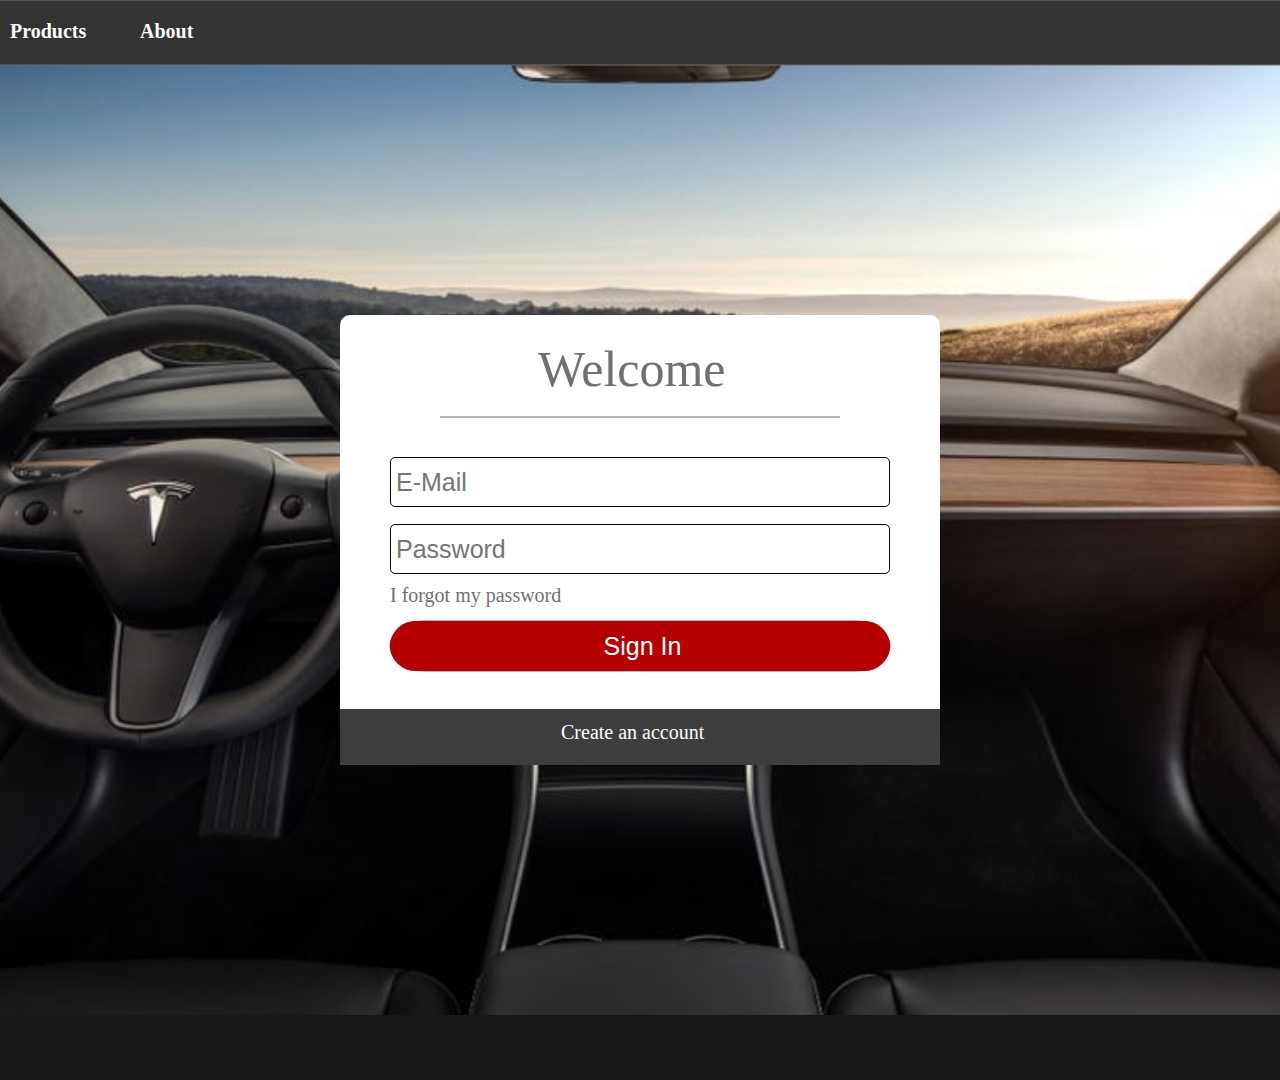
<file: index.html>
<!DOCTYPE html>
<html>

<head>
	<meta charset="utf-8" />
	<meta http-equiv="X-UA-Compatible" content="IE=edge" />
	<title>Tesla-Login</title>
	<link rel="stylesheet" type="text/css" id="applicationStylesheet" href="./css/style.css" />
	<script id="applicationScript" type="text/javascript" src="Web_1920___1.js"></script>
</head>

<body>
	<div id="Web_1920___1" class="">
		<svg class="ID597bceae4528e621008b58b2">
			<pattern elementId="ID597bceae4528e621008b58b2_A0_Rectangle_2"
				id="ID597bceae4528e621008b58b2_A0_Rectangle_2_pattern" x="0" y="0" width="100%" height="100%">
				<image x="0" y="0" width="100%" height="100%"
					href="ID597bceae4528e621008b58b2_A0_Rectangle_2_pattern.png"
					xlink:href="ID597bceae4528e621008b58b2_A0_Rectangle_2_pattern.png"></image>
			</pattern>
			<rect fill="url(#ID597bceae4528e621008b58b2_A0_Rectangle_2_pattern)" id="ID597bceae4528e621008b58b2" rx="0"
				ry="0" x="0" y="0" width="1920" height="1197">
			</rect>
		</svg>
		<svg class="Rectangle_1">
			<rect fill="rgba(255,255,255,1)" id="Rectangle_1" rx="10" ry="10" x="0" y="0" width="600" height="450">
			</rect>
		</svg>
		<div id="Welcome">
			<span>Welcome</span>
		</div>
		<svg class="Path_3" viewBox="2715.456 1247 400 1">
			<path fill="transparent" stroke="rgba(112,112,112,1)" stroke-width="1px" stroke-linejoin="miter"
				stroke-linecap="butt" stroke-miterlimit="4" shape-rendering="auto" id="Path_3"
				d="M 2715.456298828125 1247 L 3115.456298828125 1247">
			</path>
		</svg>
		<svg class="Path_6" viewBox="0 0 500 50">
			<path fill="rgba(180,0,0,1)" stroke="rgba(112,112,112,1)" stroke-width="1px" stroke-linejoin="miter"
				stroke-linecap="butt" stroke-miterlimit="4" shape-rendering="auto" id="Path_6"
				d="M 35 0 L 465 0 C 484.3299560546875 0 500 11.19288063049316 500 25 C 500 38.80712127685547 484.3299560546875 50 465 50 L 35 50 C 15.6700325012207 50 0 38.80712127685547 0 25 C 0 11.19288063049316 15.6700325012207 0 35 0 Z">
			</path>
		</svg>
		<div id="E_Mail">
			<span> <input type="text" name="username" id="username" placeholder="E-Mail"></span>
		</div>
		<div id="Password">
			<span> <input type="password" name="password" id="password" placeholder="Password"></span>
		</div>
		<a href="https://kairia.github.io/teslaproducts/">
			<div id="SIGN_IN">
				<button type="submit">Sign In</button>
			</div>
		</a>
		<a href="https://www.tesla.com/user/password">
			<div id="I_forgot_my_password">
			<span>I forgot my password</span>
		</div>
		</a>
		<a href="https://auth.tesla.com/register">
			<svg class="Rectangle_2">
				<rect fill="rgba(62,62,62,1)" id="Rectangle_2" rx="0" ry="0" x="0" y="0" width="600" height="56">
				</rect>
			</svg>
			<div id="Create_an_account">
				<span>Create an account</span>
			</div>
		</a>
		<svg class="Nav_Bar">
			<rect fill="rgba(51, 51, 51,1)" stroke="rgba(112,112,112,1)" stroke-width="1px" stroke-linejoin="miter"
				stroke-linecap="butt" stroke-miterlimit="4" shape-rendering="auto" id="Nav_Bar" rx="0" ry="0" x="0"
				y="0" width="1920" height="65">
			</rect>
		</svg>
		<a href="https://kairia.github.io/teslalogin/">
			<svg class="Login_btn">
				<rect fill="rgba(146,146,146,1)" id="Login_btn" rx="17.5" ry="17.5" x="0" y="0" width="88" height="35">
				</rect>
			</svg>
			<div id="Log_in">
				<span>Log in</span>
			</div>
		</a>
		<a href="https://kairia.github.io/teslahome/">
			<div id="Home">
				<span>Home</span>
			</div>
		</a>
		<a href="https://kairia.github.io/teslaproducts/">
			<div id="Products">
				<span>Products</span>
			</div>
		</a>
		<a href="https://kairia.github.io/teslaabout/">
			<div id="About">
				<span>About</span>
			</div>
		</a>
		<a href="https://kairia.github.io/teslahome/">
			<svg class="tesla_logo_text_png_14">
				<pattern elementId="tesla_logo_text_png_14_A0_Rectangle_8"
					id="tesla_logo_text_png_14_A0_Rectangle_8_pattern" x="0" y="0" width="100%" height="100%">
					<image x="0" y="0" width="100%" height="100%" href="tesla_logo_text_png_14_A0_Rectangle_8_pattern.png"
						xlink:href="tesla_logo_text_png_14_A0_Rectangle_8_pattern.png"></image>
				</pattern>
				<rect fill="url(#tesla_logo_text_png_14_A0_Rectangle_8_pattern)" id="tesla_logo_text_png_14" rx="0" ry="0"
					x="0" y="0" width="171" height="34">
				</rect>
			</svg>
		</a>
		<svg class="Nav_Bar_A0_Rectangle_9">
			<rect fill="rgba(23,23,23,1)" id="Nav_Bar_A0_Rectangle_9" rx="0" ry="0" x="0" y="0" width="1920"
				height="65">
			</rect>
		</svg>
	</div>
</body>

</html>
</file>
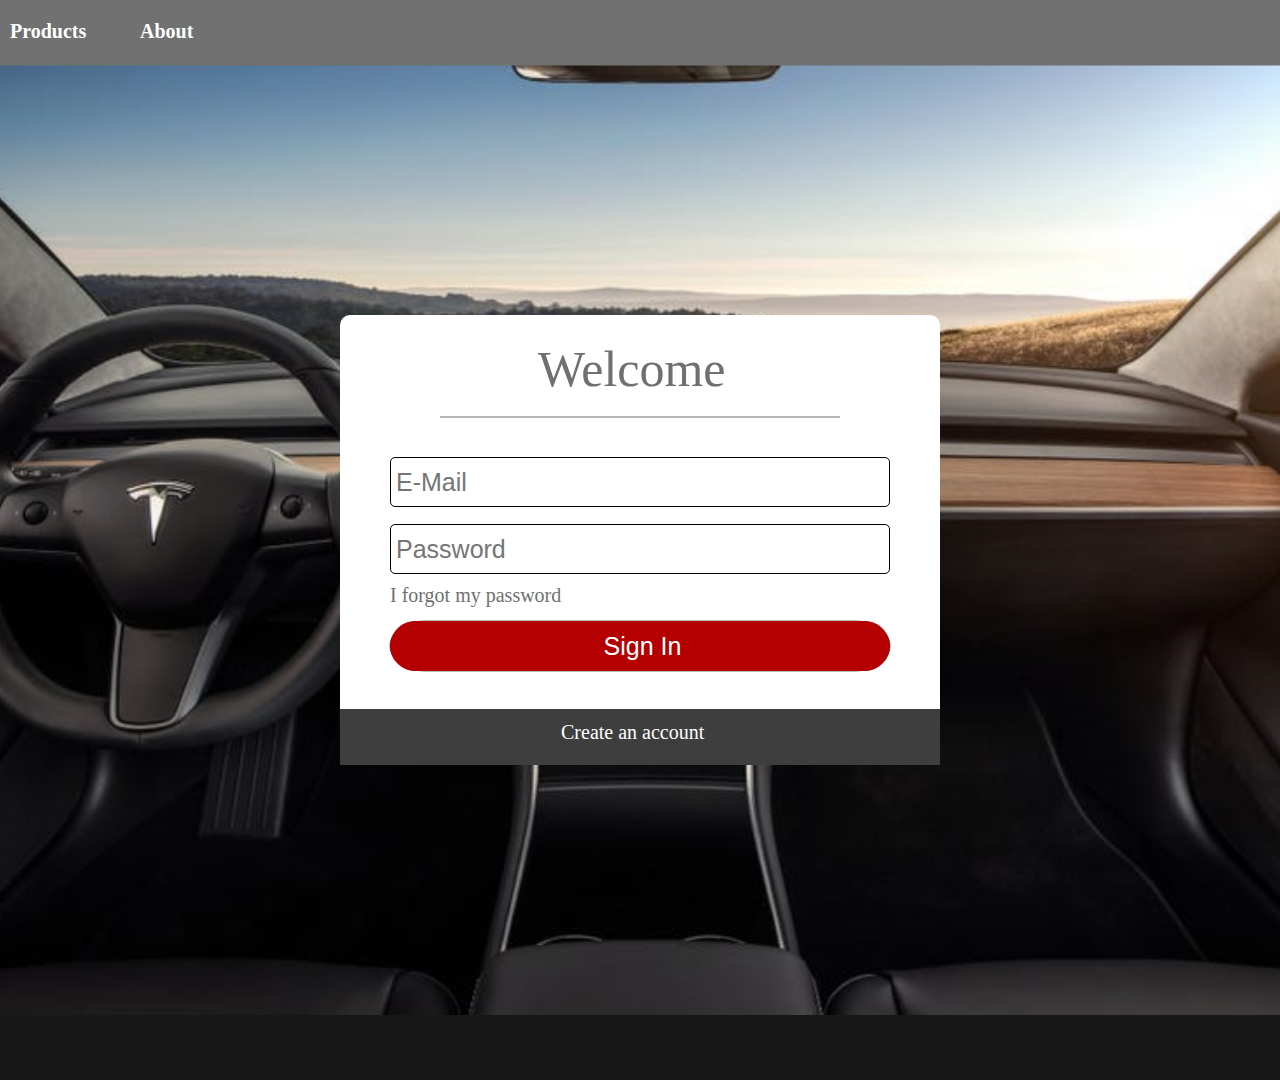
<file: Web_1920___1.html>
<!DOCTYPE html>
<html>
<head>
<meta charset="utf-8"/>
<meta http-equiv="X-UA-Compatible" content="IE=edge"/>
<title>Web 1920 – 1</title>
<link rel="stylesheet" type="text/css" id="applicationStylesheet" href="Web_1920___1.css"/>
<script id="applicationScript" type="text/javascript" src="Web_1920___1.js"></script>
</head>
<body>
<div id="Web_1920___1" class="">
	<svg class="ID597bceae4528e621008b58b2">
		<pattern elementId="ID597bceae4528e621008b58b2_A0_Rectangle_2" id="ID597bceae4528e621008b58b2_A0_Rectangle_2_pattern" x="0" y="0" width="100%" height="100%">
			<image x="0" y="0" width="100%" height="100%" href="ID597bceae4528e621008b58b2_A0_Rectangle_2_pattern.png" xlink:href="ID597bceae4528e621008b58b2_A0_Rectangle_2_pattern.png"></image>
		</pattern>
		<rect fill="url(#ID597bceae4528e621008b58b2_A0_Rectangle_2_pattern)" id="ID597bceae4528e621008b58b2" rx="0" ry="0" x="0" y="0" width="1920" height="1197">
		</rect>
	</svg>
	<svg class="Rectangle_1">
		<rect fill="rgba(255,255,255,1)" id="Rectangle_1" rx="10" ry="10" x="0" y="0" width="600" height="450">
		</rect>
	</svg>
	<div id="Welcome">
		<span>Welcome</span>
	</div>
	<svg class="Path_3" viewBox="2715.456 1247 400 1">
		<path fill="transparent" stroke="rgba(112,112,112,1)" stroke-width="1px" stroke-linejoin="miter" stroke-linecap="butt" stroke-miterlimit="4" shape-rendering="auto" id="Path_3" d="M 2715.456298828125 1247 L 3115.456298828125 1247">
		</path>
	</svg>
	<svg class="Path_6" viewBox="0 0 500 50">
		<path fill="rgba(180,0,0,1)" stroke="rgba(112,112,112,1)" stroke-width="1px" stroke-linejoin="miter" stroke-linecap="butt" stroke-miterlimit="4" shape-rendering="auto" id="Path_6" d="M 35 0 L 465 0 C 484.3299560546875 0 500 11.19288063049316 500 25 C 500 38.80712127685547 484.3299560546875 50 465 50 L 35 50 C 15.6700325012207 50 0 38.80712127685547 0 25 C 0 11.19288063049316 15.6700325012207 0 35 0 Z">
		</path>
	</svg>
	<div id="E_Mail">
		<span>  <input type="text" name="username" id="username" placeholder="E-Mail"></span>
	</div>
	<div id="Password">
		<span> <input type="password" name="password" id="password" placeholder="Password"></span>
	</div>
	<div id="SIGN_IN">
		<button type="submit">Sign In</button>
	</div>
	<div id="I_forgot_my_password">
		<span>I forgot my password</span>
	</div>
	<svg class="Rectangle_2">
		<rect fill="rgba(62,62,62,1)" id="Rectangle_2" rx="0" ry="0" x="0" y="0" width="600" height="56">
		</rect>
	</svg>
	<div id="Create_an_account">
		<span>Create an account</span>
	</div>
	<svg class="Nav_Bar">
		<rect fill="rgba(113,113,113,1)" stroke="rgba(112,112,112,1)" stroke-width="1px" stroke-linejoin="miter" stroke-linecap="butt" stroke-miterlimit="4" shape-rendering="auto" id="Nav_Bar" rx="0" ry="0" x="0" y="0" width="1920" height="65">
		</rect>
	</svg>
	<svg class="Login_btn">
		<rect fill="rgba(146,146,146,1)" id="Login_btn" rx="17.5" ry="17.5" x="0" y="0" width="88" height="35">
		</rect>
	</svg>
	<div id="Log_in">
		<span>Log in</span>
	</div>
	<div id="Home">
		<span>Home</span>
	</div>
	<div id="Products">
		<span>Products</span>
	</div>
	<div id="About">
		<span>About</span>
	</div>
	<svg class="tesla_logo_text_png_14">
		<pattern elementId="tesla_logo_text_png_14_A0_Rectangle_8" id="tesla_logo_text_png_14_A0_Rectangle_8_pattern" x="0" y="0" width="100%" height="100%">
			<image x="0" y="0" width="100%" height="100%" href="tesla_logo_text_png_14_A0_Rectangle_8_pattern.png" xlink:href="tesla_logo_text_png_14_A0_Rectangle_8_pattern.png"></image>
		</pattern>
		<rect fill="url(#tesla_logo_text_png_14_A0_Rectangle_8_pattern)" id="tesla_logo_text_png_14" rx="0" ry="0" x="0" y="0" width="171" height="34">
		</rect>
	</svg>
	<svg class="Nav_Bar_A0_Rectangle_9">
		<rect fill="rgba(23,23,23,1)" id="Nav_Bar_A0_Rectangle_9" rx="0" ry="0" x="0" y="0" width="1920" height="65">
		</rect>
	</svg>
</div>
</body>
</html>
</file>
<file: css/style.css>
.mediaViewInfo {
	--web-view-name: Web 1920 – 1;
	--web-view-id: Web_1920___1;
	--web-center-horizontally: true;
	--web-enable-deep-linking: true;
}
:root {
	--web-view-ids: Web_1920___1;
}
* {
	margin: 0;
	padding: 0;
	box-sizing: border-box;
	border: none;
}
#Web_1920___1 {
	position: absolute;
	box-sizing: border-box;
	transform: translateX(-50%);
	left: 50%;
	background: #E5E5E5;
	width: 1920px;
	height: 1080px;
	background-color: rgba(121,121,121,1);
	overflow: hidden;
	--web-view-name: Web 1920 – 1;
	--web-view-id: Web_1920___1;
	--web-center-horizontally: true;
	--web-enable-deep-linking: true;
}
.ID597bceae4528e621008b58b2 {
	position: absolute;
	overflow: visible;
	width: 1920px;
	height: 1197px;
	left: 0px;
	top: -149px;
}
.Rectangle_1 {
	position: absolute;
	overflow: visible;
	width: 600px;
	height: 450px;
	left: 660px;
	top: 315px;
}
#Welcome {
	position: absolute;
	left: 858px;
	top: 340px;
	overflow: visible;
	width: 206px;
	white-space: nowrap;
	text-align: left;
	font-family: Segoe UI;
	font-style: normal;
	font-weight: normal;
	font-size: 50px;
	color: rgba(112,112,112,1);
}
.Path_3 {
	overflow: visible;
	position: absolute;
	width: 400px;
	height: 1px;
	left: 760.456px;
	top: 417px;
	transform: matrix(1,0,0,1,0,0);
}
.Path_6 {
	overflow: visible;
	position: absolute;
	width: 500px;
	height: 50px;
	left: 710px;
	top: 621px;
	transform: matrix(1,0,0,1,0,0);
}
#E_Mail {
	position: absolute;
	left: 725px;
	top: 463px;
	overflow: visible;
	width: 71px;
	white-space: nowrap;
	text-align: left;
	font-family: Segoe UI;
	font-style: normal;
	font-weight: normal;
	font-size: 25px;
	color: rgba(112,112,112,1);
}
#Password {
	position: absolute;
	left: 725px;
	top: 529px;
	overflow: visible;
	width: 104px;
	white-space: nowrap;
	text-align: left;
	font-family: Segoe UI;
	font-style: normal;
	font-weight: normal;
	font-size: 25px;
	color: rgba(112,112,112,1);
}
#SIGN_IN {
	position: absolute;
	left: 916px;
	top: 628px;
	overflow: visible;
	width: 89px;
	white-space: nowrap;
	text-align: left;
	font-family: Segoe UI;
	font-style: normal;
	font-weight: normal;
	font-size: 25px;
	color: rgba(255,255,255,1);
}
#I_forgot_my_password {
	position: absolute;
	left: 710px;
	top: 584px;
	overflow: visible;
	width: 189px;
	white-space: nowrap;
	text-align: left;
	font-family: Segoe UI;
	font-style: normal;
	font-weight: normal;
	font-size: 20px;
	color: rgba(112,112,112,1);
}
.Rectangle_2 {
	position: absolute;
	overflow: visible;
	width: 600px;
	height: 56px;
	left: 660px;
	top: 709px;
}
#Create_an_account {
	position: absolute;
	left: 881px;
	top: 721px;
	overflow: visible;
	width: 160px;
	white-space: nowrap;
	text-align: left;
	font-family: Segoe UI;
	font-style: normal;
	font-weight: normal;
	font-size: 20px;
	color: rgba(255,255,255,1);
}
.Nav_Bar {
	position: absolute;
	overflow: visible;
	width: 1920px;
	height: 65px;
	left: 0px;
	top: 0px;
}
.Login_btn {
	position: absolute;
	overflow: visible;
	width: 88px;
	height: 35px;
	left: 1788px;
	top: 15px;
}
#Log_in {
	position: absolute;
	left: 1813px;
	top: 21px;
	overflow: visible;
	width: 43px;
	white-space: nowrap;
	text-align: left;
	font-family: Segoe UI;
	font-style: normal;
	font-weight: bold;
	font-size: 15px;
	color: rgba(255,255,255,1);
}
#Home {
	position: absolute;
	left: 225px;
	top: 20px;
	overflow: visible;
	width: 56px;
	white-space: nowrap;
	text-align: left;
	font-family: Segoe UI;
	font-style: normal;
	font-weight: bold;
	font-size: 20px;
	color: rgba(255,255,255,1);
}
#Home:hover{
	color:crimson;
}
#Products {
	position: absolute;
	left: 330px;
	top: 20px;
	overflow: visible;
	width: 81px;
	white-space: nowrap;
	text-align: left;
	font-family: Segoe UI;
	font-style: normal;
	font-weight: bold;
	font-size: 20px;
	color: rgba(255,255,255,1);
}
#Products:hover{
	color:crimson;
}
#About {
	position: absolute;
	left: 460px;
	top: 20px;
	overflow: visible;
	width: 57px;
	white-space: nowrap;
	text-align: left;
	font-family: Segoe UI;
	font-style: normal;
	font-weight: bold;
	font-size: 20px;
	color: rgba(255,255,255,1);
}
#About:hover{
	color:crimson;
}
.tesla_logo_text_png_14 {
	position: absolute;
	overflow: visible;
	width: 171px;
	height: 34px;
	left: 14px;
	top: 17px;
}
.tesla_logo_text_png_14  :hover{
	transform: scale(1.01);
	filter: drop-shadow(0 0 0.75rem crimson);
	z-index:10;
}
.Nav_Bar_A0_Rectangle_9 {
	position: absolute;
	overflow: visible;
	width: 1920px;
	height: 65px;
	left: 0px;
	top: 1015px;
}
#username{
	position: relative;
	right: 15px;
	bottom: 6px;
	width: 500px;
	height: 50px;
	box-sizing: border-box;
	border: 1px solid black;
	border-radius: 5px;
	padding-left: 5px;
	font-size: 25px;
}

#password{
	position: relative;
	right: 15px;
	bottom: 5px;
	width: 500px;
	height: 50px;
	box-sizing: border-box;
	border: 1px solid black;
	border-radius: 5px;
	padding-left: 5px;
	font-size: 25px;
}

button{
	position: relative;
	right: 206px;
	bottom: 7px;
	width: 500px;
	height: 50px;
	box-sizing: border-box;
	background-color: #b40000;
	border: 1px solid #b40000;
	border-radius: 100px;
	padding-left: 5px;
	font-size: 25px;
	color: white;
}
html{
	background-color:rgba(23,23,23,1);
}
</file>
<file: Web_1920___1.css>
.mediaViewInfo {
	--web-view-name: Web 1920 – 1;
	--web-view-id: Web_1920___1;
	--web-center-horizontally: true;
	--web-enable-deep-linking: true;
}
:root {
	--web-view-ids: Web_1920___1;
}
* {
	margin: 0;
	padding: 0;
	box-sizing: border-box;
	border: none;
}
#Web_1920___1 {
	position: absolute;
	box-sizing: border-box;
	transform: translateX(-50%);
	left: 50%;
	background: #E5E5E5;
	width: 1920px;
	height: 1080px;
	background-color: rgba(121,121,121,1);
	overflow: hidden;
	--web-view-name: Web 1920 – 1;
	--web-view-id: Web_1920___1;
	--web-center-horizontally: true;
	--web-enable-deep-linking: true;
}
.ID597bceae4528e621008b58b2 {
	position: absolute;
	overflow: visible;
	width: 1920px;
	height: 1197px;
	left: 0px;
	top: -149px;
}
.Rectangle_1 {
	position: absolute;
	overflow: visible;
	width: 600px;
	height: 450px;
	left: 660px;
	top: 315px;
}
#Welcome {
	position: absolute;
	left: 858px;
	top: 340px;
	overflow: visible;
	width: 206px;
	white-space: nowrap;
	text-align: left;
	font-family: Segoe UI;
	font-style: normal;
	font-weight: normal;
	font-size: 50px;
	color: rgba(112,112,112,1);
}
.Path_3 {
	overflow: visible;
	position: absolute;
	width: 400px;
	height: 1px;
	left: 760.456px;
	top: 417px;
	transform: matrix(1,0,0,1,0,0);
}
.Path_6 {
	overflow: visible;
	position: absolute;
	width: 500px;
	height: 50px;
	left: 710px;
	top: 621px;
	transform: matrix(1,0,0,1,0,0);
}
#E_Mail {
	position: absolute;
	left: 725px;
	top: 463px;
	overflow: visible;
	width: 71px;
	white-space: nowrap;
	text-align: left;
	font-family: Segoe UI;
	font-style: normal;
	font-weight: normal;
	font-size: 25px;
	color: rgba(112,112,112,1);
}
#Password {
	position: absolute;
	left: 725px;
	top: 529px;
	overflow: visible;
	width: 104px;
	white-space: nowrap;
	text-align: left;
	font-family: Segoe UI;
	font-style: normal;
	font-weight: normal;
	font-size: 25px;
	color: rgba(112,112,112,1);
}
#SIGN_IN {
	position: absolute;
	left: 916px;
	top: 628px;
	overflow: visible;
	width: 89px;
	white-space: nowrap;
	text-align: left;
	font-family: Segoe UI;
	font-style: normal;
	font-weight: normal;
	font-size: 25px;
	color: rgba(255,255,255,1);
}
#I_forgot_my_password {
	position: absolute;
	left: 710px;
	top: 584px;
	overflow: visible;
	width: 189px;
	white-space: nowrap;
	text-align: left;
	font-family: Segoe UI;
	font-style: normal;
	font-weight: normal;
	font-size: 20px;
	color: rgba(112,112,112,1);
}
.Rectangle_2 {
	position: absolute;
	overflow: visible;
	width: 600px;
	height: 56px;
	left: 660px;
	top: 709px;
}
#Create_an_account {
	position: absolute;
	left: 881px;
	top: 721px;
	overflow: visible;
	width: 160px;
	white-space: nowrap;
	text-align: left;
	font-family: Segoe UI;
	font-style: normal;
	font-weight: normal;
	font-size: 20px;
	color: rgba(255,255,255,1);
}
.Nav_Bar {
	position: absolute;
	overflow: visible;
	width: 1920px;
	height: 65px;
	left: 0px;
	top: 0px;
}
.Login_btn {
	position: absolute;
	overflow: visible;
	width: 88px;
	height: 35px;
	left: 1788px;
	top: 15px;
}
#Log_in {
	position: absolute;
	left: 1813px;
	top: 21px;
	overflow: visible;
	width: 43px;
	white-space: nowrap;
	text-align: left;
	font-family: Segoe UI;
	font-style: normal;
	font-weight: bold;
	font-size: 15px;
	color: rgba(255,255,255,1);
}
#Home {
	position: absolute;
	left: 225px;
	top: 20px;
	overflow: visible;
	width: 56px;
	white-space: nowrap;
	text-align: left;
	font-family: Segoe UI;
	font-style: normal;
	font-weight: bold;
	font-size: 20px;
	color: rgba(255,255,255,1);
}
#Home:hover{
	color:crimson;
}
#Products {
	position: absolute;
	left: 330px;
	top: 20px;
	overflow: visible;
	width: 81px;
	white-space: nowrap;
	text-align: left;
	font-family: Segoe UI;
	font-style: normal;
	font-weight: bold;
	font-size: 20px;
	color: rgba(255,255,255,1);
}
#Products:hover{
	color:crimson;
}
#About {
	position: absolute;
	left: 460px;
	top: 20px;
	overflow: visible;
	width: 57px;
	white-space: nowrap;
	text-align: left;
	font-family: Segoe UI;
	font-style: normal;
	font-weight: bold;
	font-size: 20px;
	color: rgba(255,255,255,1);
}
#About:hover{
	color:crimson;
}
.tesla_logo_text_png_14 {
	position: absolute;
	overflow: visible;
	width: 171px;
	height: 34px;
	left: 14px;
	top: 17px;
}
.tesla_logo_text_png_14  :hover{
	transform: scale(1.01);
	filter: drop-shadow(0 0 0.75rem crimson);
	z-index:10;
}
.Nav_Bar_A0_Rectangle_9 {
	position: absolute;
	overflow: visible;
	width: 1920px;
	height: 65px;
	left: 0px;
	top: 1015px;
}
#username{
	position: relative;
	right: 15px;
	bottom: 6px;
	width: 500px;
	height: 50px;
	box-sizing: border-box;
	border: 1px solid black;
	border-radius: 5px;
	padding-left: 5px;
	font-size: 25px;
}

#password{
	position: relative;
	right: 15px;
	bottom: 5px;
	width: 500px;
	height: 50px;
	box-sizing: border-box;
	border: 1px solid black;
	border-radius: 5px;
	padding-left: 5px;
	font-size: 25px;
}

button{
	position: relative;
	right: 206px;
	bottom: 7px;
	width: 500px;
	height: 50px;
	box-sizing: border-box;
	background-color: #b40000;
	border: 1px solid #b40000;
	border-radius: 100px;
	padding-left: 5px;
	font-size: 25px;
	color: white;
}
</file>
